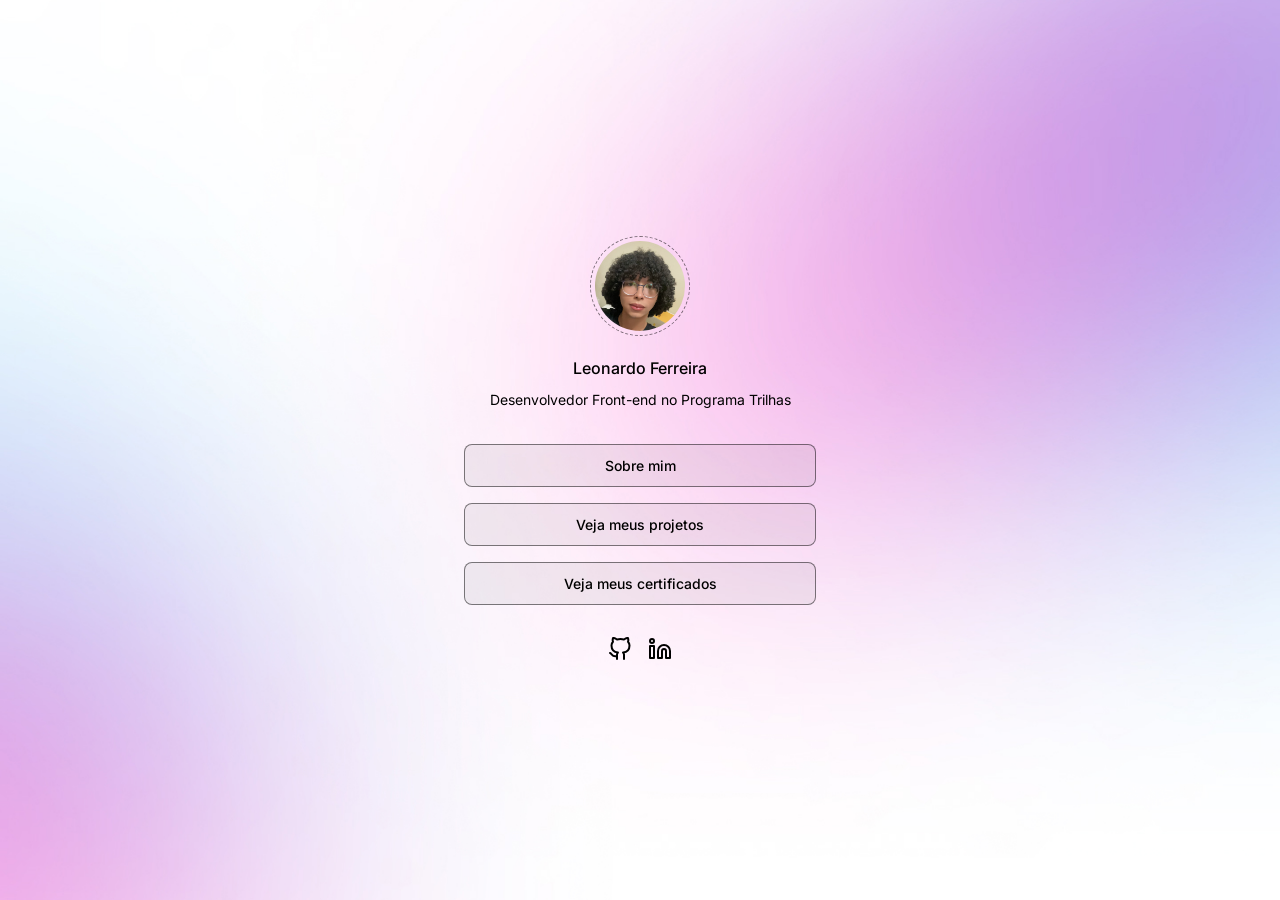
<file: index.html>
<!DOCTYPE html>
<html lang="pt-BR">
<head>
    <meta charset="UTF-8">
    <meta name="viewport" content="width=device-width, initial-scale=1.0">
    <title>Leonardo Ferreira Souza | Portfólio</title>
    
    <!-- Fonte -->
    <link rel="preconnect" href="https://fonts.googleapis.com">
    <link rel="preconnect" href="https://fonts.gstatic.com" crossorigin>
    <link href="https://fonts.googleapis.com/css2?family=Inter:wght@400;500&display=swap" rel="stylesheet">
    
    <!-- Link para o CSS -->
    <link rel="stylesheet" href="style.css">
</head>
<body>
    <main class="container">
        <!-- Perfil (Avatar + Textos) -->
        <section class="profile">
            <img src="assets/IMG_9482.jpeg" alt="Foto de Leonardo Ferreira" class="avatar">
            <h1 class="text-md">Leonardo Ferreira</h1>
            <p class="text-sm">Desenvolvedor Front-end no Programa Trilhas</p>
        </section>

        <!-- Botões -->
        <nav class="links">
            <a href="sobre.html" class="btn">Sobre mim</a>
            <a href="projetos.html" class="btn">Veja meus projetos</a>
            <a href="https://drive.google.com/drive/folders/1IJ_e2x69jN9iNQXNIzbSGcGSTyDqsONY?usp=sharing" target="_blank" class="btn">Veja meus certificados</a>
        </nav>

        <!-- Links Sociais (Rodapé) -->
        <footer class="social">
            <a href="https://github.com/leonardoferrza" target="_blank">
                <!-- Ícone do GitHub em SVG para ficar leve e vetorizado -->
                <svg width="24" height="24" viewBox="0 0 24 24" fill="none" stroke="currentColor" stroke-width="2" stroke-linecap="round" stroke-linejoin="round"><path d="M9 19c-5 1.5-5-2.5-7-3m14 6v-3.87a3.37 3.37 0 0 0-.94-2.61c3.14-.35 6.44-1.54 6.44-7A5.44 5.44 0 0 0 20 4.77 5.07 5.07 0 0 0 19.91 1S18.73.65 16 2.48a13.38 13.38 0 0 0-7 0C6.27.65 5.09 1 5.09 1A5.07 5.07 0 0 0 5 4.77a5.44 5.44 0 0 0-1.5 3.78c0 5.42 3.3 6.61 6.44 7A3.37 3.37 0 0 0 9 18.13V22"></path></svg>
            </a>
            <a href="https://linkedin.com/in/leonardoferrza" target="_blank">
                <!-- Ícone do LinkedIn -->
                <svg width="24" height="24" viewBox="0 0 24 24" fill="none" stroke="currentColor" stroke-width="2" stroke-linecap="round" stroke-linejoin="round"><path d="M16 8a6 6 0 0 1 6 6v7h-4v-7a2 2 0 0 0-2-2 2 2 0 0 0-2 2v7h-4v-7a6 6 0 0 1 6-6z"></path><rect x="2" y="9" width="4" height="12"></rect><circle cx="4" cy="4" r="2"></circle></svg>
            </a>
        </footer>
    </main>
</body>
</html>
</file>
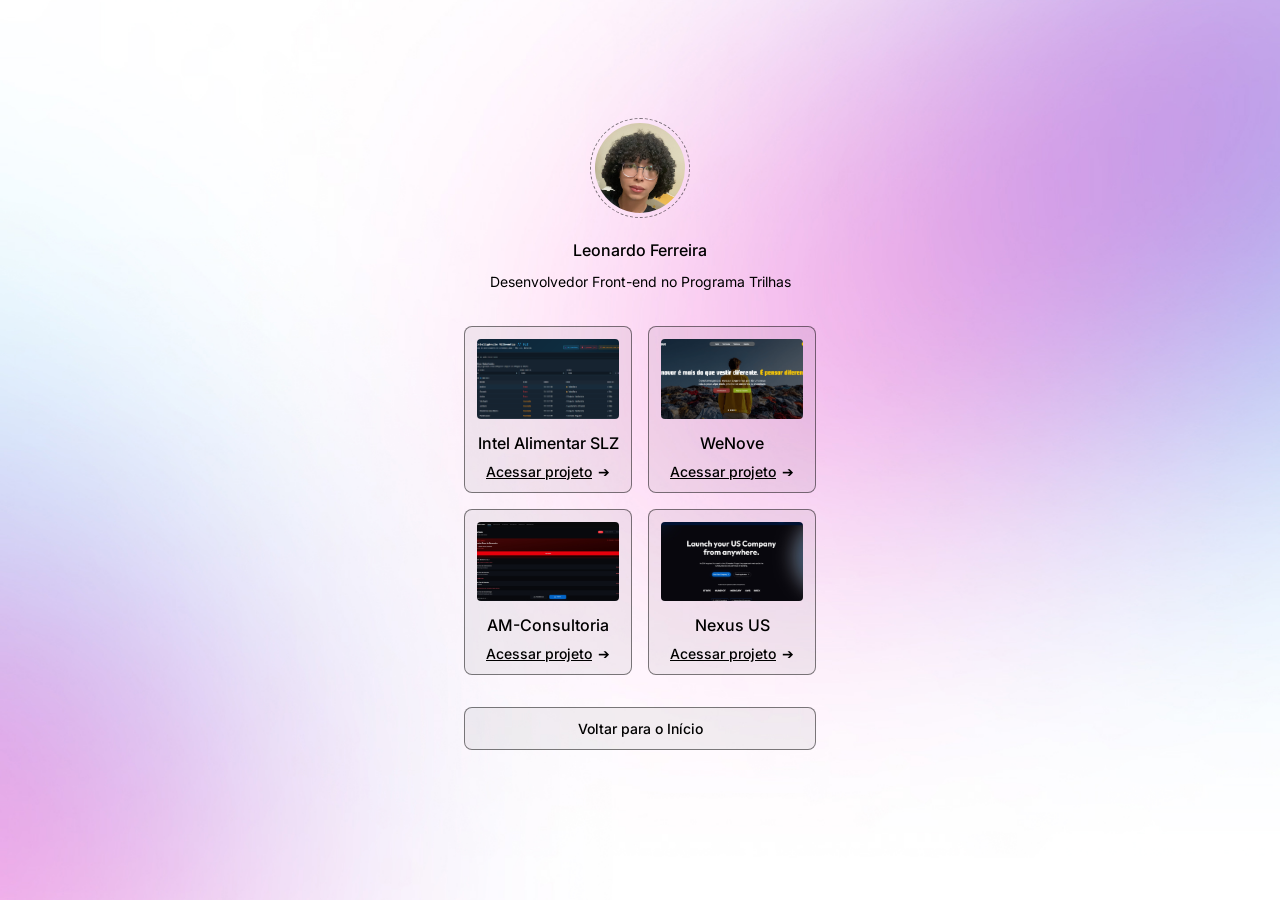
<file: projetos.html>
<!DOCTYPE html>
<html lang="pt-BR">
<head>
    <meta charset="UTF-8">
    <meta name="viewport" content="width=device-width, initial-scale=1.0">
    <title>Meus Projetos | Leonardo Ferreira Souza</title>
    <link rel="preconnect" href="https://fonts.googleapis.com">
    <link rel="preconnect" href="https://fonts.gstatic.com" crossorigin>
    <link href="https://fonts.googleapis.com/css2?family=Inter:wght@400;500&display=swap" rel="stylesheet">
    <link rel="stylesheet" href="style.css">
</head>
<body>
    <main class="container">
        <!-- Perfil no topo -->
        <section class="profile">
            <img src="assets/IMG_9482.jpeg" alt="Foto de Leonardo Ferreira" class="avatar">
            <h1 class="text-md">Leonardo Ferreira</h1>
            <p class="text-sm">Desenvolvedor Front-end no Programa Trilhas</p>
        </section>

        <!-- Grelha de Projetos -->
        <section class="projects-grid">
            <!-- Projeto 1: Intel Alimentar SLZ -->
            <article class="project-card">
                <img src="assets/intel-print.jpg" alt="Print do projeto Intel Alimentar SLZ" class="project-img">
                <h3 class="text-md">Intel Alimentar SLZ</h3>
                <a href="https://github.com/leonardoferrza/intel-alimentar-slz" target="_blank" class="btn-link">
                    <span class="text-underline">Acessar projeto</span> ➔
                </a>
            </article>

            <!-- Projeto 2: WeNove -->
            <article class="project-card">
                <img src="assets/wenove-print.jpg" alt="Print do projeto WeNove" class="project-img">
                <h3 class="text-md">WeNove</h3>
                <a href="https://github.com/leonardoferrza/WeNove" target="_blank" class="btn-link">
                    <span class="text-underline">Acessar projeto</span> ➔
                </a>
            </article>

            <!-- Projeto 3: AM-Consultoria -->
            <article class="project-card">
                <img src="assets/am-print.jpg" alt="Print do projeto AM-Consultoria" class="project-img">
                <h3 class="text-md">AM-Consultoria</h3>
                <a href="https://github.com/leonardoferrza/AM-Consultoria" target="_blank" class="btn-link">
                    <span class="text-underline">Acessar projeto</span> ➔
                </a>
            </article>

            <!-- Projeto 4: Nexus US -->
            <article class="project-card">
                <img src="assets/nexus-print.jpg" alt="Print do projeto Nexus US" class="project-img">
                <h3 class="text-md">Nexus US</h3>
                <a href="https://github.com/No-Country-simulation/S02-26-Equipe-40-Web-App-Development" target="_blank" class="btn-link">
                    <span class="text-underline">Acessar projeto</span> ➔
                </a>
            </article>
        </section>

        <!-- Botão de retorno -->
        <nav class="links">
            <a href="index.html" class="btn">Voltar para o Início</a>
        </nav>
    </main>
</body>
</html>
</file>
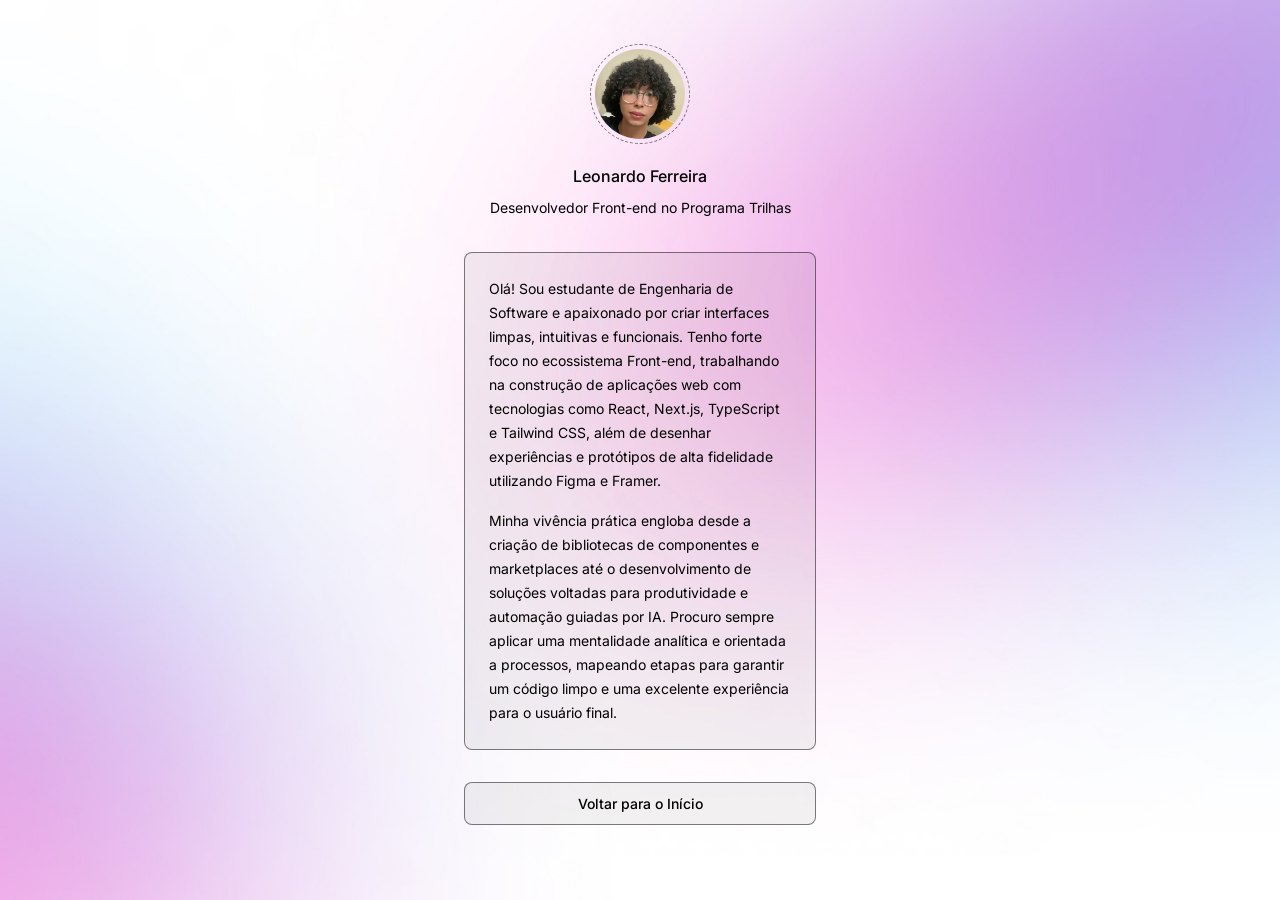
<file: sobre.html>
<!DOCTYPE html>
<html lang="pt-BR">
<head>
    <meta charset="UTF-8">
    <meta name="viewport" content="width=device-width, initial-scale=1.0">
    <title>Sobre Mim | Leonardo Ferreira</title>
    <link rel="preconnect" href="https://fonts.googleapis.com">
    <link rel="preconnect" href="https://fonts.gstatic.com" crossorigin>
    <link href="https://fonts.googleapis.com/css2?family=Inter:wght@400;500&display=swap" rel="stylesheet">
    <link rel="stylesheet" href="style.css">
</head>
<body>
    <main class="container">
        <section class="profile">
            <img src="assets/IMG_9482.jpeg" alt="Foto de Leonardo Ferreira" class="avatar">
            <h1 class="text-md">Leonardo Ferreira</h1>
            <p class="text-sm">Desenvolvedor Front-end no Programa Trilhas</p>
        </section>

        <!-- Seção de texto "sobre você" -->
        <section class="about-content">
            <p class="text-sm">
                Olá! Sou estudante de Engenharia de Software e apaixonado por criar interfaces limpas, intuitivas e funcionais. Tenho forte foco no ecossistema Front-end, trabalhando na construção de aplicações web com tecnologias como React, Next.js, TypeScript e Tailwind CSS, além de desenhar experiências e protótipos de alta fidelidade utilizando Figma e Framer.
            </p>
            <p class="text-sm">
                Minha vivência prática engloba desde a criação de bibliotecas de componentes e marketplaces até o desenvolvimento de soluções voltadas para produtividade e automação guiadas por IA. Procuro sempre aplicar uma mentalidade analítica e orientada a processos, mapeando etapas para garantir um código limpo e uma excelente experiência para o usuário final.
            </p>
        </section>

        <!-- Botão para voltar à página inicial -->
        <nav class="links">
            <a href="index.html" class="btn">Voltar para o Início</a>
        </nav>
    </main>
</body>
</html>
</file>
<file: style.css>
/* Definindo as variáveis de cores baseadas no Style Guide do Figma */
:root {
    --text-color: #000000;
    --stroke-color: rgba(0, 0, 0, 0.5);       /* #000000 50% */
    --surface-color: rgba(0, 0, 0, 0.05);     /* #000000 5% */
    --surface-hover: rgba(0, 0, 0, 0.02);     /* #000000 2% */
    --highlight-color: rgba(0, 0, 0, 0.1);    /* #000000 10% */
}

/* Reset básico */
* {
    margin: 0;
    padding: 0;
    box-sizing: border-box;
}

body {
    font-family: 'Inter', sans-serif;
    color: var(--text-color);
    background-image: url('assets/bg-desktop-light.jpg'); 
    background-size: cover;
    background-position: center;
    background-repeat: no-repeat;
    min-height: 100vh;
    display: flex;
    justify-content: center;
    align-items: center;
}

/* Container central que segura todo o conteúdo */
.container {
    width: 100%;
    max-width: 400px; /* Largura padrão para mobile/cards */
    padding: 24px;
    text-align: center;
}

/* --- Avatar --- */
.avatar {
    width: 100px;
    height: 100px;
    border-radius: 50%;
    border: 1px dashed var(--stroke-color); 
    object-fit: cover;
    margin-bottom: 16px;
    padding: 4px; /* Espaçamento interno entre a foto e a borda */
}

/* --- Tipografia --- */
.text-md {
    font-size: 16px;
    font-weight: 500; /* Medium */
    line-height: 24px;
    margin-bottom: 8px;
}

.text-sm {
    font-size: 14px;
    font-weight: 400; /* Regular */
    line-height: 24px;
    margin-bottom: 32px;
}

/* --- Botões --- */
.links {
    display: flex;
    flex-direction: column;
    gap: 16px; /* Espaço entre os botões */
    margin-bottom: 32px;
}

.btn {
    display: block;
    width: 100%;
    padding: 12px 24px;
    background-color: var(--surface-color);
    border: 1px solid var(--stroke-color);
    border-radius: 8px; /* Cantos arredondados */
    color: var(--text-color);
    text-decoration: none;
    font-size: 14px;
    font-weight: 500;
    transition: background-color 0.3s ease;
}

.btn:hover {
    background-color: var(--surface-hover);
}

/* --- Links Sociais --- */
.social {
    display: flex;
    justify-content: center;
    gap: 16px;
}

.social a {
    color: var(--text-color);
    transition: transform 0.2s ease;
}

.social a:hover {
    transform: scale(1.1); /* Um efeitinho sutil ao passar o mouse */
}

/* --- Estilos da página "Sobre Mim" --- */
.about-content {
    background-color: var(--surface-color);
    border: 1px solid var(--stroke-color);
    border-radius: 8px;
    padding: 24px;
    margin-bottom: 32px;
    text-align: left; /* Alinhamento à esquerda fica melhor para blocos de texto */
}

.about-content p {
    margin-bottom: 16px;
    color: var(--text-color);
}

.about-content p:last-child {
    margin-bottom: 0;
}

/* --- Estilos da página Projetos --- */
.projects-grid {
    display: grid;
    grid-template-columns: repeat(2, 1fr); /* Cria duas colunas do mesmo tamanho */
    gap: 16px;
    margin-bottom: 32px;
}

.project-card {
    background-color: var(--surface-color);
    border: 1px solid var(--stroke-color);
    border-radius: 8px;
    padding: 12px;
    display: flex;
    flex-direction: column;
    align-items: center;
}

.project-img {
    width: 100%;
    aspect-ratio: 16/9; /* Mantém a proporção retangular da imagem */
    object-fit: cover;
    border-radius: 4px;
    margin-bottom: 12px;
    background-color: var(--highlight-color); /* Fundo caso a imagem não carregue */
}

/* O link "Acessar projeto" sugerido no Style Guide */
.btn-link {
    color: var(--text-color);
    font-size: 14px;
    font-weight: 500;
    text-decoration: underline;
    margin-top: auto; /* Empurra o botão para o fundo do cartão */
    transition: opacity 0.3s ease;
}

/* O link "Acessar projeto" com a seta */
.btn-link {
    color: var(--text-color);
    font-size: 14px;
    font-weight: 500;
    text-decoration: none; /* Remove o sublinhado geral para não afetar a seta */
    margin-top: auto; 
    display: inline-flex;
    align-items: center;
    gap: 6px; /* Espaço entre o texto e a seta */
    transition: opacity 0.3s ease;
}

/* Aplica o sublinhado apenas ao texto, tal como no design */
.btn-link .text-underline {
    text-decoration: underline;
}

.btn-link:hover {
    opacity: 0.7;
}

/* Responsividade: Se o ecrã for muito pequeno, os cartões ficam um debaixo do outro */
@media (max-width: 360px) {
    .projects-grid {
        grid-template-columns: 1fr;
    }
}
</file>
